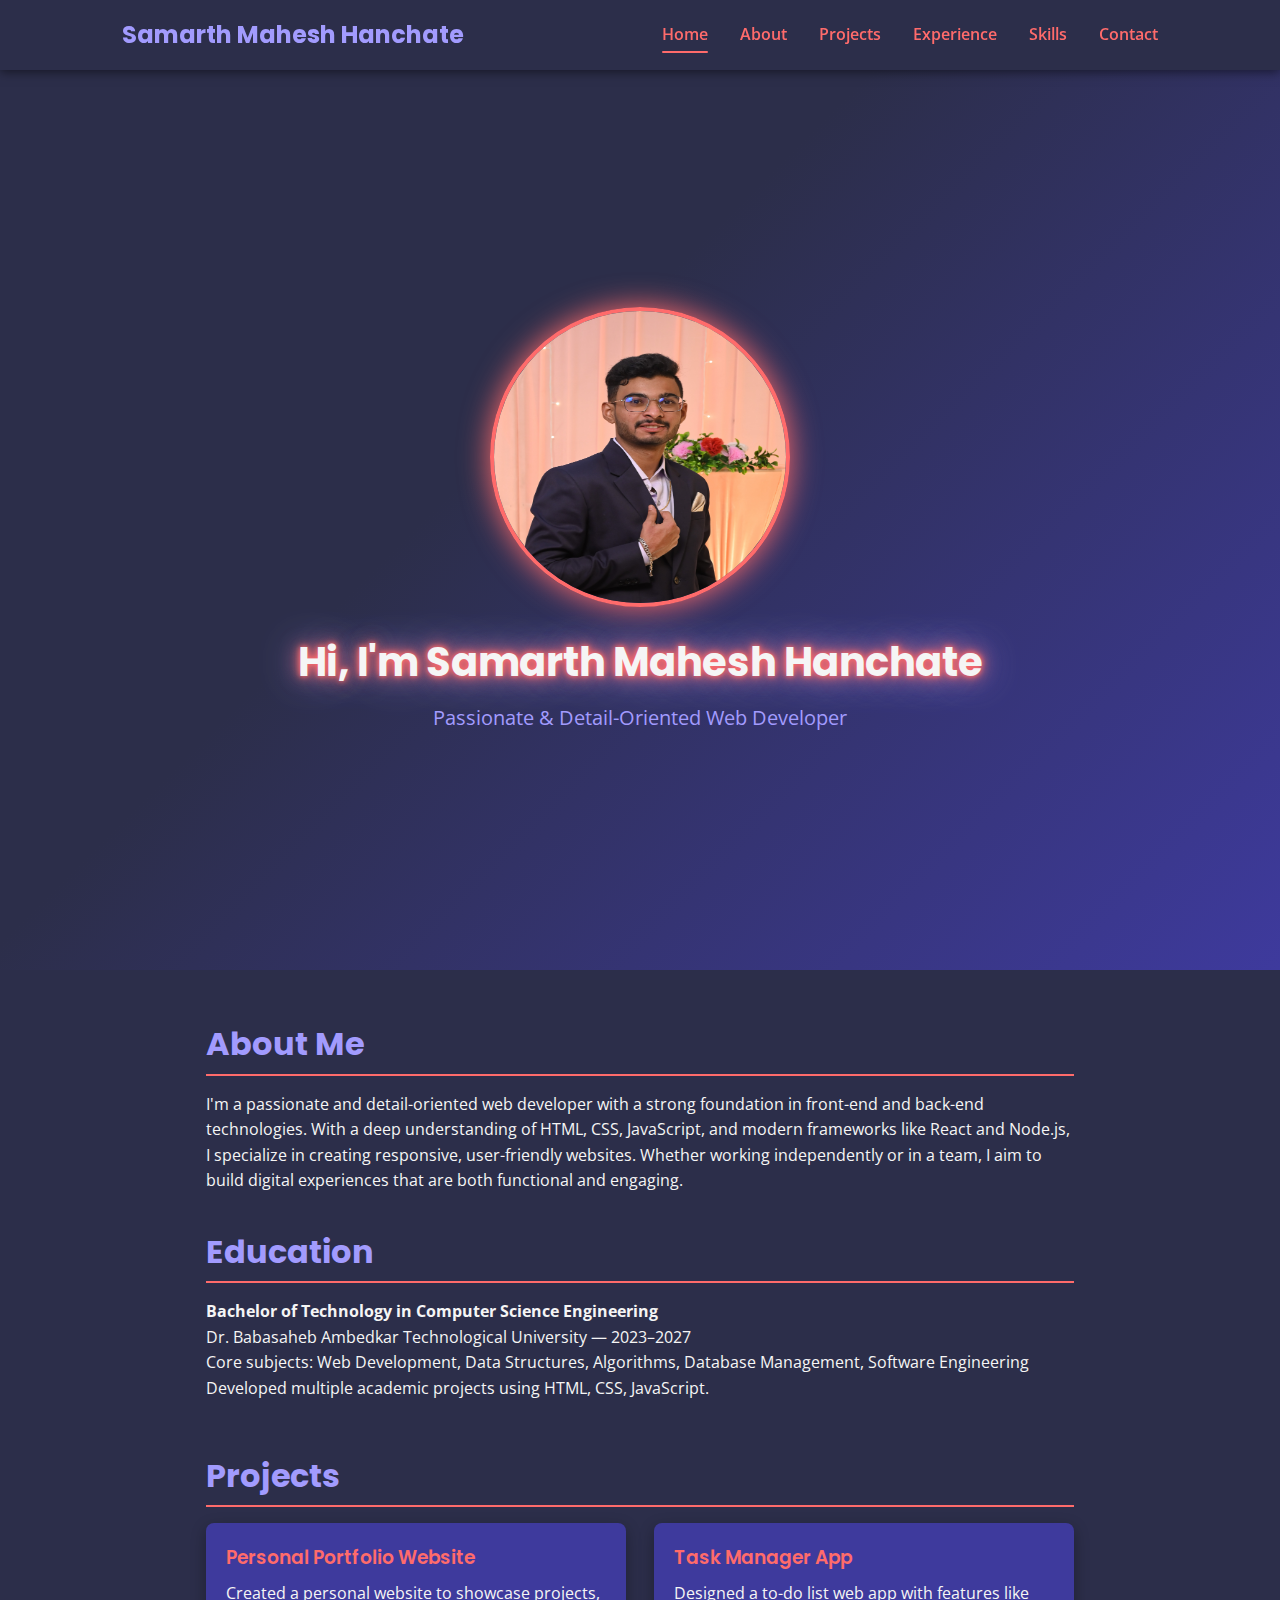
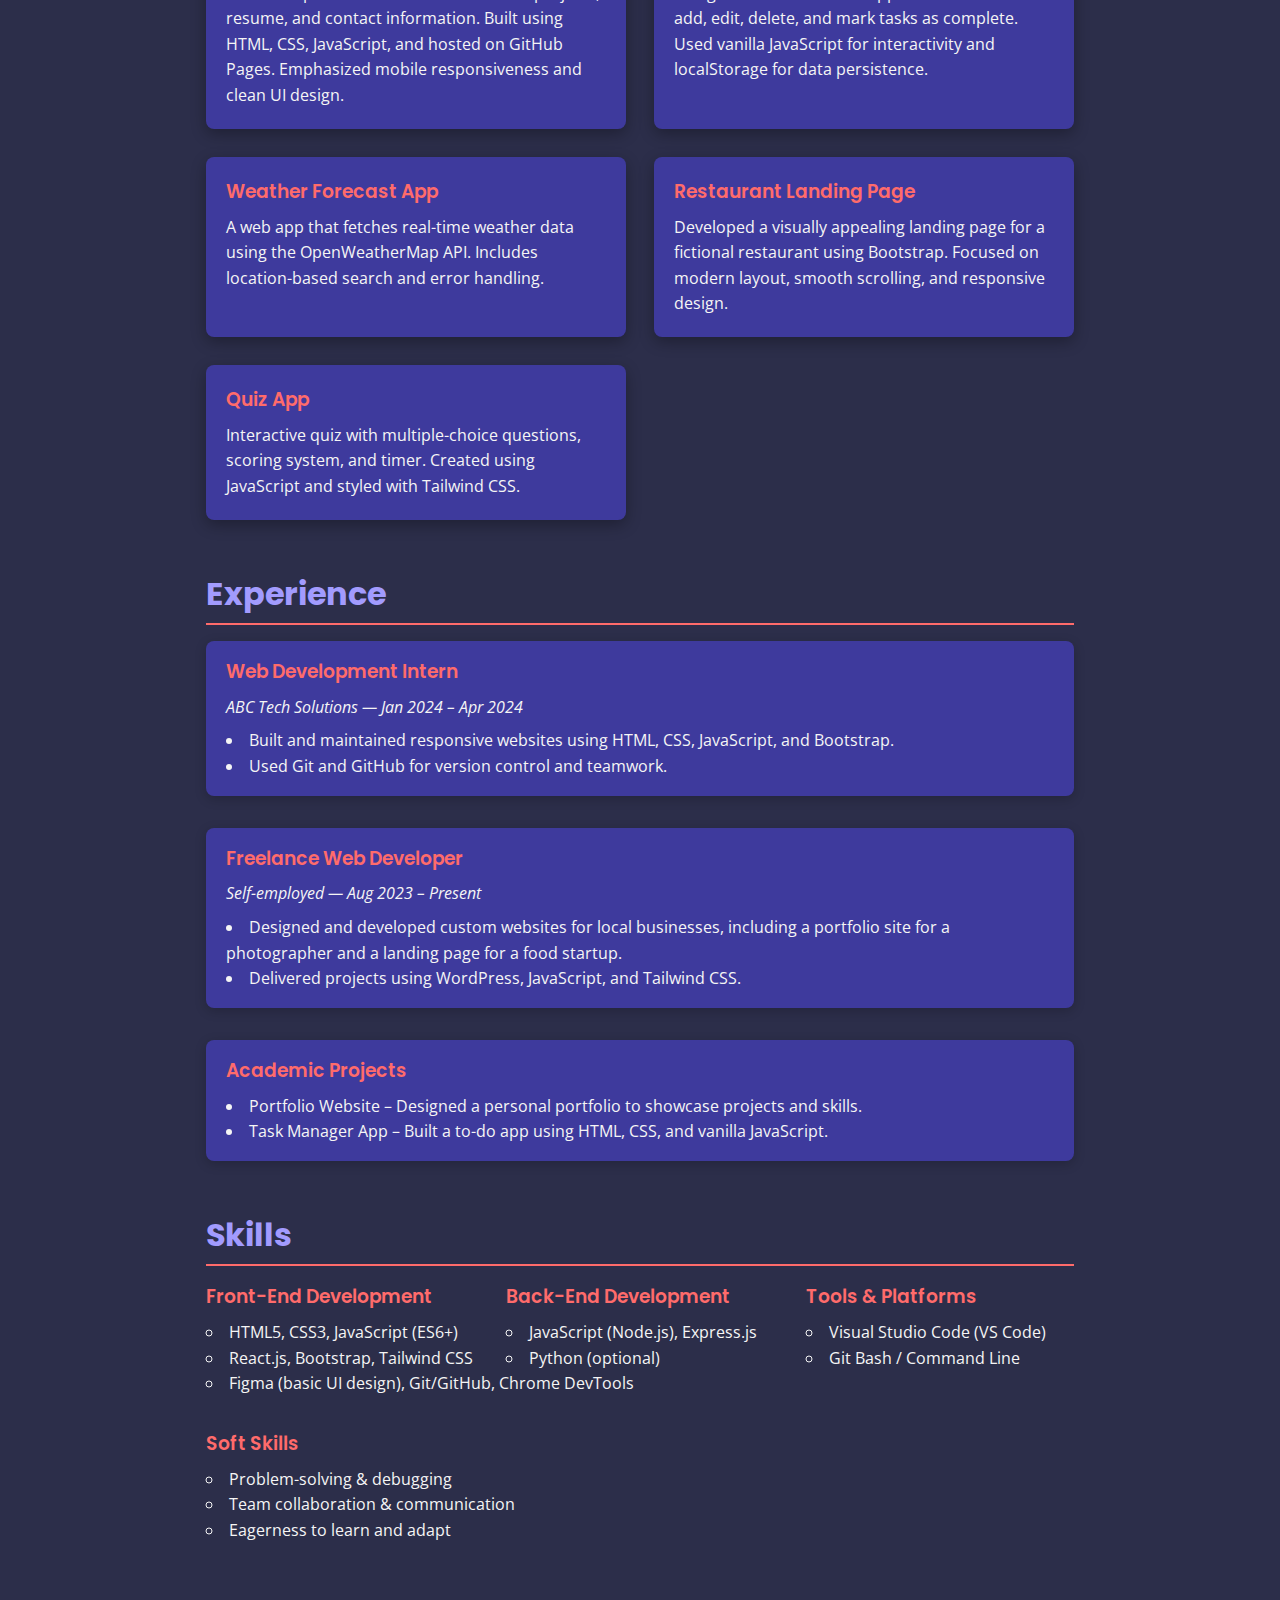
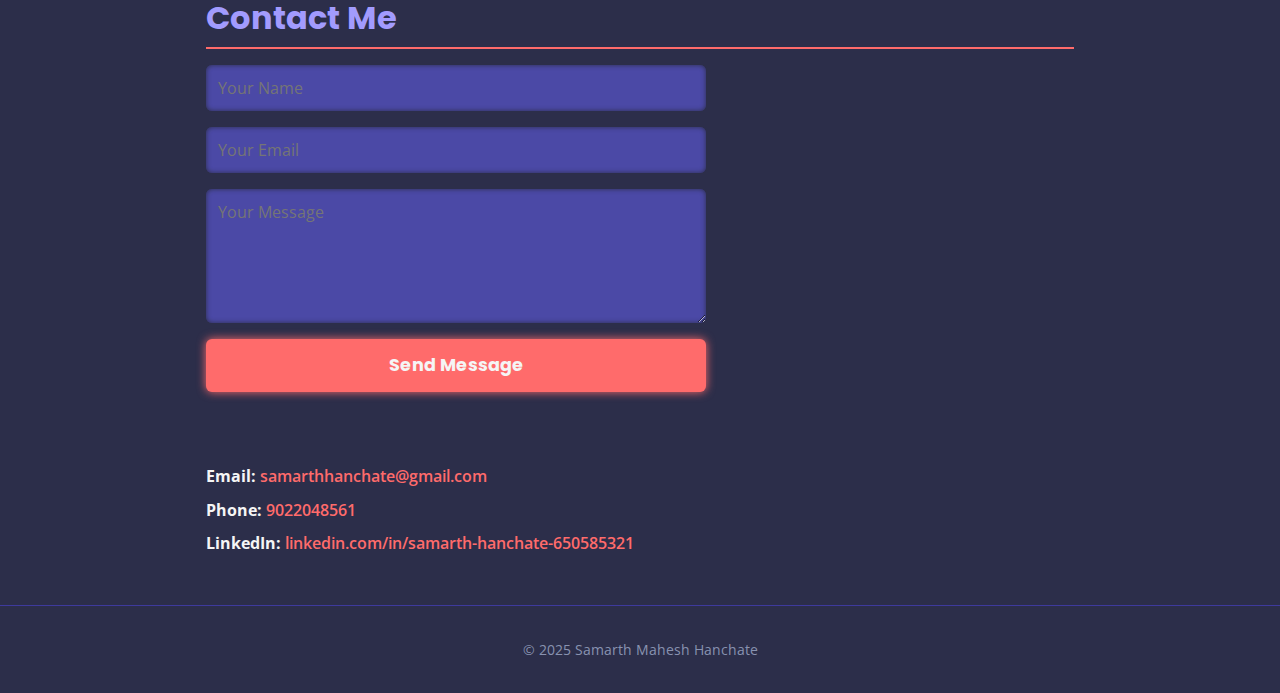
<file: index.html>
<!DOCTYPE html>
<html lang="en">
<head>
  <meta charset="UTF-8" />
  <meta name="viewport" content="width=device-width, initial-scale=1" />
  <title>Samarth Mahesh Hanchate | Portfolio</title>
  <link href="https://fonts.googleapis.com/css2?family=Open+Sans&family=Poppins:wght@600;700&display=swap" rel="stylesheet" />
  <link rel="stylesheet" href="styles.css" />
</head>
<body>
  <header>
    <nav class="navbar">
      <div class="logo">Samarth Mahesh Hanchate</div>
      <ul class="nav-links">
        <li><a href="#home" class="active">Home</a></li>
        <li><a href="#about">About</a></li>
        <li><a href="#projects">Projects</a></li>
        <li><a href="#experience">Experience</a></li>
        <li><a href="#skills">Skills</a></li>
        <li><a href="#contact">Contact</a></li>
      </ul>
    </nav>
  </header>

  <section id="home" class="hero-section">
    <div class="hero-content">
      <img src="sam.JPG" alt="Samarth Mahesh Hanchate" class="profile-pic" />
      <h1 class="glow-text">Hi, I'm Samarth Mahesh Hanchate</h1>
      <p class="tagline">Passionate & Detail-Oriented Web Developer</p>
    </div>
  </section>

  <main>
    <section id="about" class="section">
      <h2>About Me</h2>
      <p>I'm a passionate and detail-oriented web developer with a strong foundation in front-end and back-end technologies. With a deep understanding of HTML, CSS, JavaScript, and modern frameworks like React and Node.js, I specialize in creating responsive, user-friendly websites. Whether working independently or in a team, I aim to build digital experiences that are both functional and engaging.</p>

      <h2 class="section-heading education-heading">Education</h2>
      <p><strong>Bachelor of Technology in Computer Science Engineering</strong><br />
      Dr. Babasaheb Ambedkar Technological University — 2023–2027<br />
      Core subjects: Web Development, Data Structures, Algorithms, Database Management, Software Engineering<br />
      Developed multiple academic projects using HTML, CSS, JavaScript.</p>
    </section>

    <section id="projects" class="section">
      <h2>Projects</h2>
      <div class="projects-grid">
        <div class="project-card">
          <a href="portfolio-project.html" style="text-decoration: none; color: inherit;">
            <h3>Personal Portfolio Website</h3>
            <p>Created a personal website to showcase projects, resume, and contact information. Built using HTML, CSS, JavaScript, and hosted on GitHub Pages. Emphasized mobile responsiveness and clean UI design.</p>
          </a>
        </div>
        <div class="project-card">
          <a href="task-manager-project.html" style="text-decoration: none; color: inherit;">
            <h3>Task Manager App</h3>
            <p>Designed a to-do list web app with features like add, edit, delete, and mark tasks as complete. Used vanilla JavaScript for interactivity and localStorage for data persistence.</p>
          </a>
        </div>
        <div class="project-card">
          <a href="weather-app-project.html" style="text-decoration: none; color: inherit;">
            <h3>Weather Forecast App</h3>
            <p>A web app that fetches real-time weather data using the OpenWeatherMap API. Includes location-based search and error handling.</p>
          </a>
        </div>
        <div class="project-card">
          <a href="restaurant-project.html" style="text-decoration: none; color: inherit;">
            <h3>Restaurant Landing Page</h3>
            <p>Developed a visually appealing landing page for a fictional restaurant using Bootstrap. Focused on modern layout, smooth scrolling, and responsive design.</p>
          </a>
        </div>
        <div class="project-card">
          <a href="quiz-app-project.html" style="text-decoration: none; color: inherit;">
            <h3>Quiz App</h3>
            <p>Interactive quiz with multiple-choice questions, scoring system, and timer. Created using JavaScript and styled with Tailwind CSS.</p>
          </a>
        </div>
      </div>
    </section>

    <section id="experience" class="section">
      <h2>Experience</h2>
      <div class="experience-item">
        <h3>Web Development Intern</h3>
        <p><em>ABC Tech Solutions — Jan 2024 – Apr 2024</em></p>
        <ul>
          <li>Built and maintained responsive websites using HTML, CSS, JavaScript, and Bootstrap.</li>
          <li>Used Git and GitHub for version control and teamwork.</li>
        </ul>
      </div>
      <div class="experience-item">
        <h3>Freelance Web Developer</h3>
        <p><em>Self-employed — Aug 2023 – Present</em></p>
        <ul>
          <li>Designed and developed custom websites for local businesses, including a portfolio site for a photographer and a landing page for a food startup.</li>
          <li>Delivered projects using WordPress, JavaScript, and Tailwind CSS.</li>
        </ul>
      </div>
      <div class="experience-item">
        <h3>Academic Projects</h3>
        <ul>
          <li>Portfolio Website – Designed a personal portfolio to showcase projects and skills.</li>
          <li>Task Manager App – Built a to-do app using HTML, CSS, and vanilla JavaScript.</li>
        </ul>
      </div>
    </section>

    <section id="skills" class="section">
      <h2>Skills</h2>
      <div class="skills-grid">
        <div>
          <h3>Front-End Development</h3>
          <ul>
            <li>HTML5, CSS3, JavaScript (ES6+)</li>
            <li>React.js, Bootstrap, Tailwind CSS</li>
            <li>Figma (basic UI design), Git/GitHub, Chrome DevTools</li>
          </ul>
        </div>
        <div>
          <h3>Back-End Development</h3>
          <ul>
            <li>JavaScript (Node.js), Express.js</li>
            <li>Python (optional)</li>
          </ul>
        </div>
        <div>
          <h3>Tools & Platforms</h3>
          <ul>
            <li>Visual Studio Code (VS Code)</li>
            <li>Git Bash / Command Line</li>
          </ul>
        </div>
        <div>
          <h3>Soft Skills</h3>
          <ul>
            <li>Problem-solving & debugging</li>
            <li>Team collaboration & communication</li>
            <li>Eagerness to learn and adapt</li>
          </ul>
        </div>
      </div>
    </section>

    <section id="contact" class="section">
      <h2>Contact Me</h2>
      <form id="contactForm" novalidate>
        <input type="text" id="name" placeholder="Your Name" required />
        <input type="email" id="email" placeholder="Your Email" required />
        <textarea id="message" rows="5" placeholder="Your Message" required></textarea>
        <button type="submit">Send Message</button>
        <p id="formMessage" aria-live="polite"></p>
      </form>
      <div class="contact-info">
        <p><strong>Email:</strong> <a href="mailto:samarthhanchate@gmail.com">samarthhanchate@gmail.com</a></p>
        <p><strong>Phone:</strong> <a href="tel:+919022048561">9022048561</a></p>
        <p><strong>LinkedIn:</strong> <a href="https://www.linkedin.com/in/samarth-hanchate-650585321" target="_blank" rel="noopener noreferrer">linkedin.com/in/samarth-hanchate-650585321</a></p>
      </div>
    </section>
  </main>

  <footer>
    <p>© 2025 Samarth Mahesh Hanchate</p>
  </footer>

  <script src="script.js"></script>
</body>
</html>
</file>
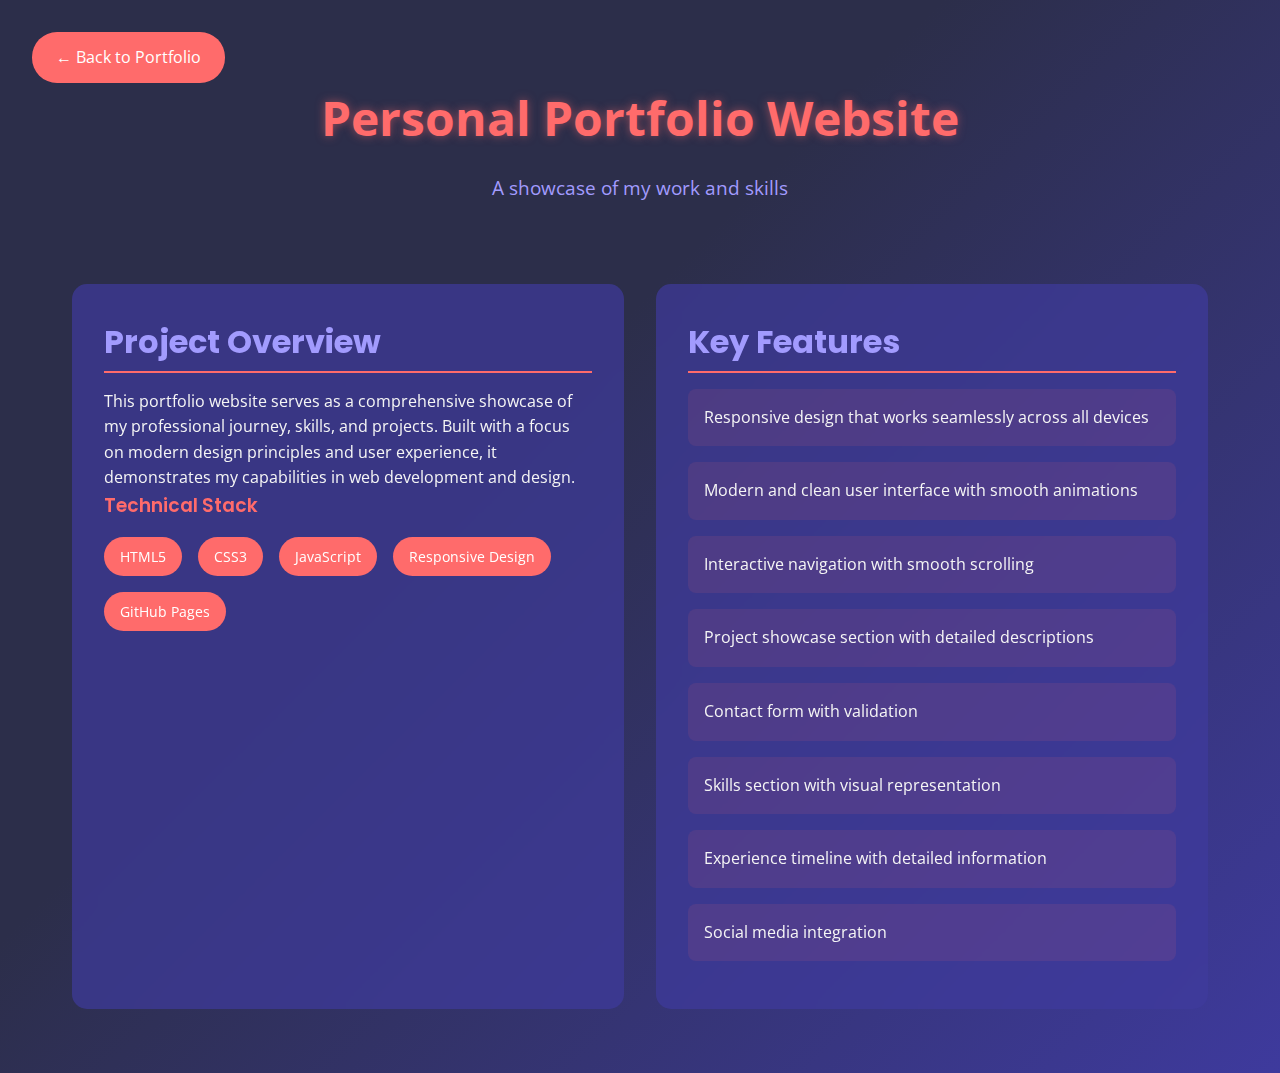
<file: portfolio-project.html>
<!DOCTYPE html>
<html lang="en">
<head>
    <meta charset="UTF-8">
    <meta name="viewport" content="width=device-width, initial-scale=1.0">
    <title>Personal Portfolio Website Project</title>
    <link href="https://fonts.googleapis.com/css2?family=Open+Sans&family=Poppins:wght@600;700&display=swap" rel="stylesheet">
    <link rel="stylesheet" href="styles.css">
    <style>
        .project-detail {
            min-height: 100vh;
            background: linear-gradient(135deg, #2C2E4A 40%, #3E3A9D 100%);
            padding: 2rem;
            animation: fadeIn 1s ease-in;
        }

        .project-header {
            text-align: center;
            padding: 3rem 0;
            position: relative;
        }

        .project-title {
            font-size: 3rem;
            color: #FF6B6B;
            margin-bottom: 1rem;
            text-shadow: 0 0 10px rgba(255, 107, 107, 0.5);
            animation: slideDown 1s ease-out;
        }

        .project-subtitle {
            color: #A29BFE;
            font-size: 1.2rem;
            animation: slideUp 1s ease-out;
        }

        .project-content {
            max-width: 1200px;
            margin: 0 auto;
            display: grid;
            grid-template-columns: 1fr 1fr;
            gap: 2rem;
            padding: 2rem;
        }

        .project-info {
            background: rgba(62, 58, 157, 0.7);
            padding: 2rem;
            border-radius: 15px;
            backdrop-filter: blur(10px);
            animation: slideInLeft 1s ease-out;
        }

        .project-features {
            background: rgba(62, 58, 157, 0.7);
            padding: 2rem;
            border-radius: 15px;
            backdrop-filter: blur(10px);
            animation: slideInRight 1s ease-out;
        }

        .feature-list {
            list-style: none;
            padding: 0;
        }

        .feature-list li {
            margin: 1rem 0;
            padding: 1rem;
            background: rgba(255, 107, 107, 0.1);
            border-radius: 8px;
            transition: transform 0.3s ease;
        }

        .feature-list li:hover {
            transform: translateX(10px);
            background: rgba(255, 107, 107, 0.2);
        }

        .tech-stack {
            display: flex;
            flex-wrap: wrap;
            gap: 1rem;
            margin-top: 1rem;
        }

        .tech-item {
            background: #FF6B6B;
            color: white;
            padding: 0.5rem 1rem;
            border-radius: 20px;
            font-size: 0.9rem;
            animation: fadeIn 0.5s ease-in;
        }

        .back-button {
            position: fixed;
            top: 2rem;
            left: 2rem;
            background: #FF6B6B;
            color: white;
            padding: 0.8rem 1.5rem;
            border-radius: 25px;
            text-decoration: none;
            transition: transform 0.3s ease;
            z-index: 1000;
        }

        .back-button:hover {
            transform: scale(1.1);
        }

        @keyframes fadeIn {
            from { opacity: 0; }
            to { opacity: 1; }
        }

        @keyframes slideDown {
            from { transform: translateY(-50px); opacity: 0; }
            to { transform: translateY(0); opacity: 1; }
        }

        @keyframes slideUp {
            from { transform: translateY(50px); opacity: 0; }
            to { transform: translateY(0); opacity: 1; }
        }

        @keyframes slideInLeft {
            from { transform: translateX(-100px); opacity: 0; }
            to { transform: translateX(0); opacity: 1; }
        }

        @keyframes slideInRight {
            from { transform: translateX(100px); opacity: 0; }
            to { transform: translateX(0); opacity: 1; }
        }

        @media (max-width: 768px) {
            .project-content {
                grid-template-columns: 1fr;
            }
        }
    </style>
</head>
<body>
    <a href="index.html" class="back-button">← Back to Portfolio</a>
    
    <div class="project-detail">
        <div class="project-header">
            <h1 class="project-title">Personal Portfolio Website</h1>
            <p class="project-subtitle">A showcase of my work and skills</p>
        </div>

        <div class="project-content">
            <div class="project-info">
                <h2>Project Overview</h2>
                <p>This portfolio website serves as a comprehensive showcase of my professional journey, skills, and projects. Built with a focus on modern design principles and user experience, it demonstrates my capabilities in web development and design.</p>
                
                <h3>Technical Stack</h3>
                <div class="tech-stack">
                    <span class="tech-item">HTML5</span>
                    <span class="tech-item">CSS3</span>
                    <span class="tech-item">JavaScript</span>
                    <span class="tech-item">Responsive Design</span>
                    <span class="tech-item">GitHub Pages</span>
                </div>
            </div>

            <div class="project-features">
                <h2>Key Features</h2>
                <ul class="feature-list">
                    <li>Responsive design that works seamlessly across all devices</li>
                    <li>Modern and clean user interface with smooth animations</li>
                    <li>Interactive navigation with smooth scrolling</li>
                    <li>Project showcase section with detailed descriptions</li>
                    <li>Contact form with validation</li>
                    <li>Skills section with visual representation</li>
                    <li>Experience timeline with detailed information</li>
                    <li>Social media integration</li>
                </ul>
            </div>
        </div>
    </div>
</body>
</html>
</file>
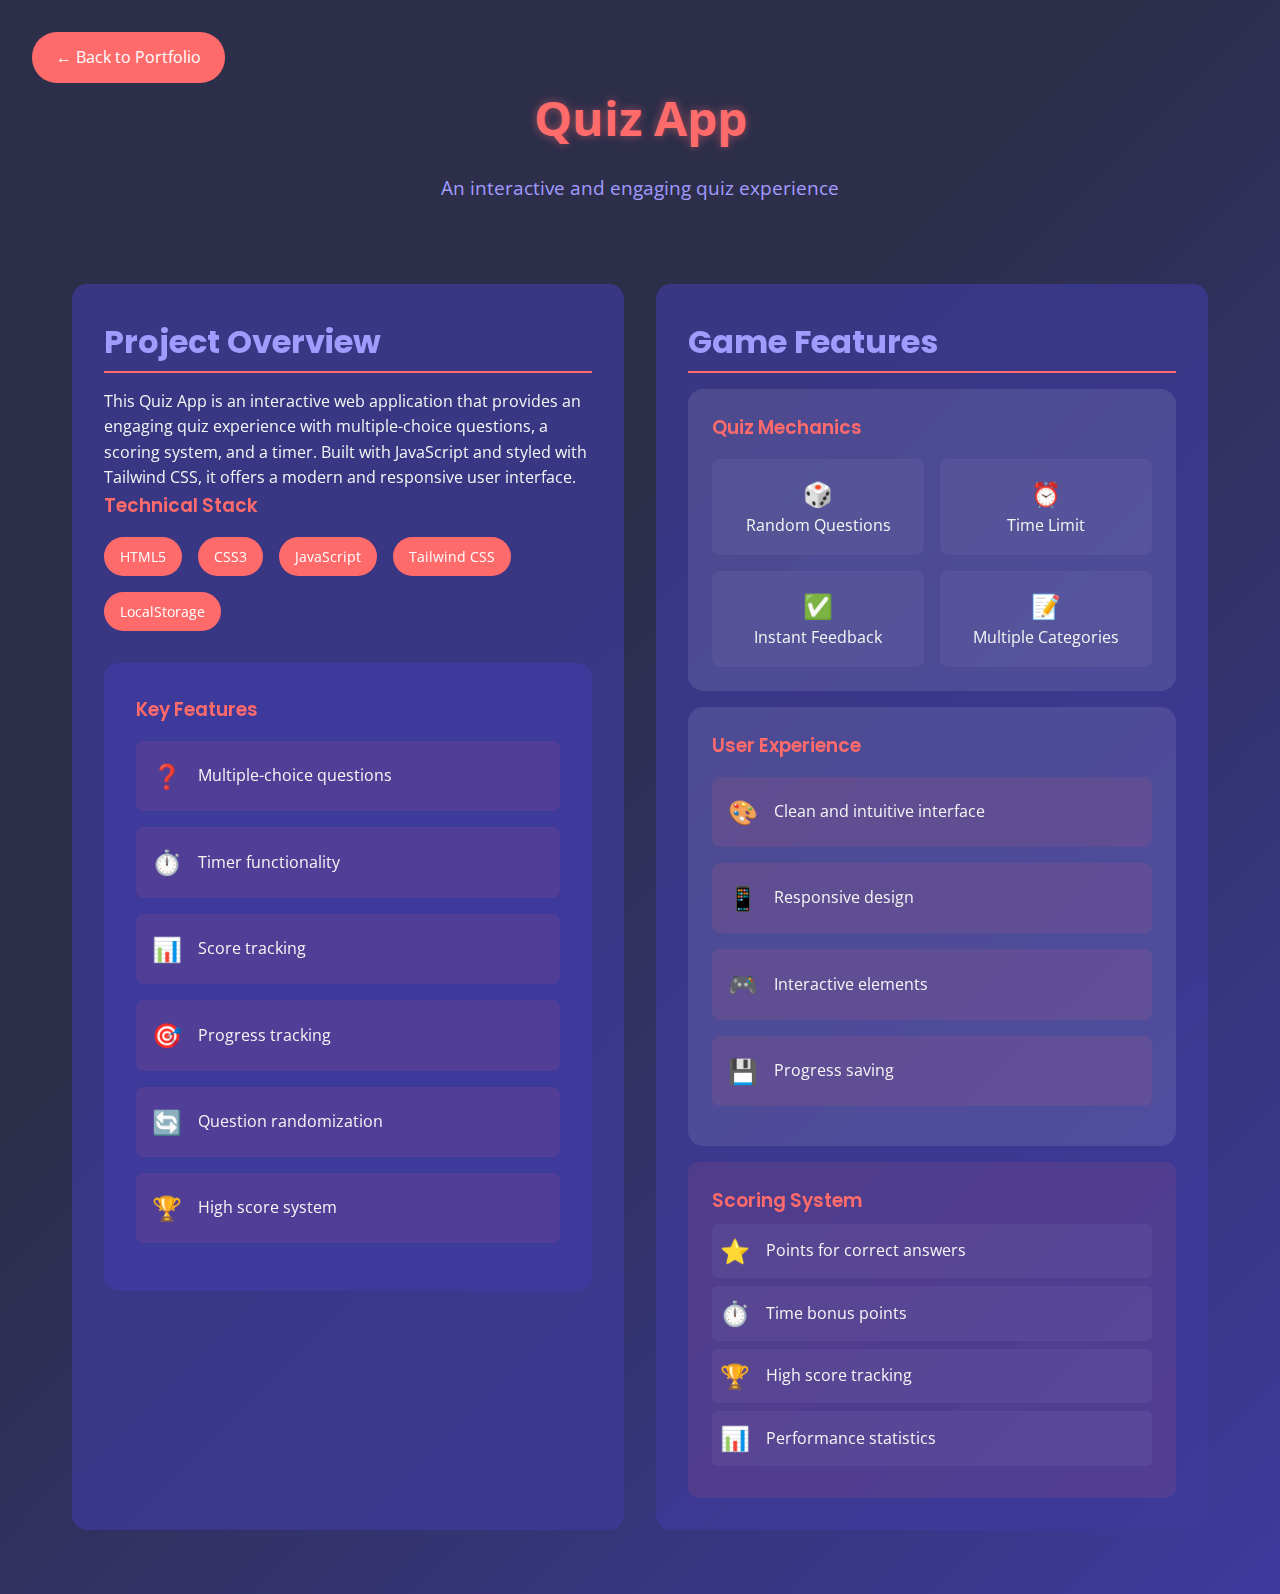
<file: quiz-app-project.html>
<!DOCTYPE html>
<html lang="en">
<head>
    <meta charset="UTF-8">
    <meta name="viewport" content="width=device-width, initial-scale=1.0">
    <title>Quiz App Project</title>
    <link href="https://fonts.googleapis.com/css2?family=Open+Sans&family=Poppins:wght@600;700&display=swap" rel="stylesheet">
    <link rel="stylesheet" href="styles.css">
    <style>
        .project-detail {
            min-height: 100vh;
            background: linear-gradient(135deg, #2C2E4A 40%, #3E3A9D 100%);
            padding: 2rem;
            animation: fadeIn 1s ease-in;
        }

        .project-header {
            text-align: center;
            padding: 3rem 0;
            position: relative;
        }

        .project-title {
            font-size: 3rem;
            color: #FF6B6B;
            margin-bottom: 1rem;
            text-shadow: 0 0 10px rgba(255, 107, 107, 0.5);
            animation: slideDown 1s ease-out;
        }

        .project-subtitle {
            color: #A29BFE;
            font-size: 1.2rem;
            animation: slideUp 1s ease-out;
        }

        .project-content {
            max-width: 1200px;
            margin: 0 auto;
            display: grid;
            grid-template-columns: 1fr 1fr;
            gap: 2rem;
            padding: 2rem;
        }

        .project-info {
            background: rgba(62, 58, 157, 0.7);
            padding: 2rem;
            border-radius: 15px;
            backdrop-filter: blur(10px);
            animation: slideInLeft 1s ease-out;
        }

        .project-features {
            background: rgba(62, 58, 157, 0.7);
            padding: 2rem;
            border-radius: 15px;
            backdrop-filter: blur(10px);
            animation: slideInRight 1s ease-out;
        }

        .feature-list {
            list-style: none;
            padding: 0;
        }

        .feature-list li {
            margin: 1rem 0;
            padding: 1rem;
            background: rgba(255, 107, 107, 0.1);
            border-radius: 8px;
            transition: transform 0.3s ease;
            display: flex;
            align-items: center;
            gap: 1rem;
        }

        .feature-list li:hover {
            transform: translateX(10px);
            background: rgba(255, 107, 107, 0.2);
        }

        .feature-icon {
            font-size: 1.5rem;
            color: #FF6B6B;
        }

        .tech-stack {
            display: flex;
            flex-wrap: wrap;
            gap: 1rem;
            margin-top: 1rem;
        }

        .tech-item {
            background: #FF6B6B;
            color: white;
            padding: 0.5rem 1rem;
            border-radius: 20px;
            font-size: 0.9rem;
            animation: fadeIn 0.5s ease-in;
        }

        .back-button {
            position: fixed;
            top: 2rem;
            left: 2rem;
            background: #FF6B6B;
            color: white;
            padding: 0.8rem 1.5rem;
            border-radius: 25px;
            text-decoration: none;
            transition: transform 0.3s ease;
            z-index: 1000;
        }

        .back-button:hover {
            transform: scale(1.1);
        }

        .demo-section {
            background: rgba(62, 58, 157, 0.7);
            padding: 2rem;
            border-radius: 15px;
            backdrop-filter: blur(10px);
            margin-top: 2rem;
            animation: slideUp 1s ease-out;
        }

        .quiz-card {
            background: rgba(255, 255, 255, 0.1);
            border-radius: 15px;
            padding: 1.5rem;
            margin: 1rem 0;
            transition: transform 0.3s ease;
        }

        .quiz-card:hover {
            transform: translateY(-5px);
            background: rgba(255, 255, 255, 0.15);
        }

        .feature-grid {
            display: grid;
            grid-template-columns: repeat(auto-fit, minmax(200px, 1fr));
            gap: 1rem;
            margin-top: 1rem;
        }

        .feature-item {
            background: rgba(255, 255, 255, 0.05);
            padding: 1rem;
            border-radius: 8px;
            text-align: center;
            transition: transform 0.3s ease;
        }

        .feature-item:hover {
            transform: scale(1.05);
            background: rgba(255, 255, 255, 0.1);
        }

        .score-section {
            background: rgba(255, 107, 107, 0.1);
            padding: 1.5rem;
            border-radius: 10px;
            margin-top: 1rem;
        }

        .score-item {
            display: flex;
            align-items: center;
            gap: 1rem;
            margin: 0.5rem 0;
            padding: 0.5rem;
            background: rgba(255, 255, 255, 0.05);
            border-radius: 5px;
        }

        @keyframes fadeIn {
            from { opacity: 0; }
            to { opacity: 1; }
        }

        @keyframes slideDown {
            from { transform: translateY(-50px); opacity: 0; }
            to { transform: translateY(0); opacity: 1; }
        }

        @keyframes slideUp {
            from { transform: translateY(50px); opacity: 0; }
            to { transform: translateY(0); opacity: 1; }
        }

        @keyframes slideInLeft {
            from { transform: translateX(-100px); opacity: 0; }
            to { transform: translateX(0); opacity: 1; }
        }

        @keyframes slideInRight {
            from { transform: translateX(100px); opacity: 0; }
            to { transform: translateX(0); opacity: 1; }
        }

        @media (max-width: 768px) {
            .project-content {
                grid-template-columns: 1fr;
            }
        }
    </style>
</head>
<body>
    <a href="index.html" class="back-button">← Back to Portfolio</a>
    
    <div class="project-detail">
        <div class="project-header">
            <h1 class="project-title">Quiz App</h1>
            <p class="project-subtitle">An interactive and engaging quiz experience</p>
        </div>

        <div class="project-content">
            <div class="project-info">
                <h2>Project Overview</h2>
                <p>This Quiz App is an interactive web application that provides an engaging quiz experience with multiple-choice questions, a scoring system, and a timer. Built with JavaScript and styled with Tailwind CSS, it offers a modern and responsive user interface.</p>
                
                <h3>Technical Stack</h3>
                <div class="tech-stack">
                    <span class="tech-item">HTML5</span>
                    <span class="tech-item">CSS3</span>
                    <span class="tech-item">JavaScript</span>
                    <span class="tech-item">Tailwind CSS</span>
                    <span class="tech-item">LocalStorage</span>
                </div>

                <div class="demo-section">
                    <h3>Key Features</h3>
                    <ul class="feature-list">
                        <li>
                            <span class="feature-icon">❓</span>
                            <span>Multiple-choice questions</span>
                        </li>
                        <li>
                            <span class="feature-icon">⏱️</span>
                            <span>Timer functionality</span>
                        </li>
                        <li>
                            <span class="feature-icon">📊</span>
                            <span>Score tracking</span>
                        </li>
                        <li>
                            <span class="feature-icon">🎯</span>
                            <span>Progress tracking</span>
                        </li>
                        <li>
                            <span class="feature-icon">🔄</span>
                            <span>Question randomization</span>
                        </li>
                        <li>
                            <span class="feature-icon">🏆</span>
                            <span>High score system</span>
                        </li>
                    </ul>
                </div>
            </div>

            <div class="project-features">
                <h2>Game Features</h2>
                <div class="quiz-card">
                    <h3>Quiz Mechanics</h3>
                    <div class="feature-grid">
                        <div class="feature-item">
                            <span class="feature-icon">🎲</span>
                            <p>Random Questions</p>
                        </div>
                        <div class="feature-item">
                            <span class="feature-icon">⏰</span>
                            <p>Time Limit</p>
                        </div>
                        <div class="feature-item">
                            <span class="feature-icon">✅</span>
                            <p>Instant Feedback</p>
                        </div>
                        <div class="feature-item">
                            <span class="feature-icon">📝</span>
                            <p>Multiple Categories</p>
                        </div>
                    </div>
                </div>

                <div class="quiz-card">
                    <h3>User Experience</h3>
                    <ul class="feature-list">
                        <li>
                            <span class="feature-icon">🎨</span>
                            <span>Clean and intuitive interface</span>
                        </li>
                        <li>
                            <span class="feature-icon">📱</span>
                            <span>Responsive design</span>
                        </li>
                        <li>
                            <span class="feature-icon">🎮</span>
                            <span>Interactive elements</span>
                        </li>
                        <li>
                            <span class="feature-icon">💾</span>
                            <span>Progress saving</span>
                        </li>
                    </ul>
                </div>

                <div class="score-section">
                    <h3>Scoring System</h3>
                    <div class="score-item">
                        <span class="feature-icon">⭐</span>
                        <span>Points for correct answers</span>
                    </div>
                    <div class="score-item">
                        <span class="feature-icon">⏱️</span>
                        <span>Time bonus points</span>
                    </div>
                    <div class="score-item">
                        <span class="feature-icon">🏆</span>
                        <span>High score tracking</span>
                    </div>
                    <div class="score-item">
                        <span class="feature-icon">📊</span>
                        <span>Performance statistics</span>
                    </div>
                </div>
            </div>
        </div>
    </div>
</body>
</html>
</file>
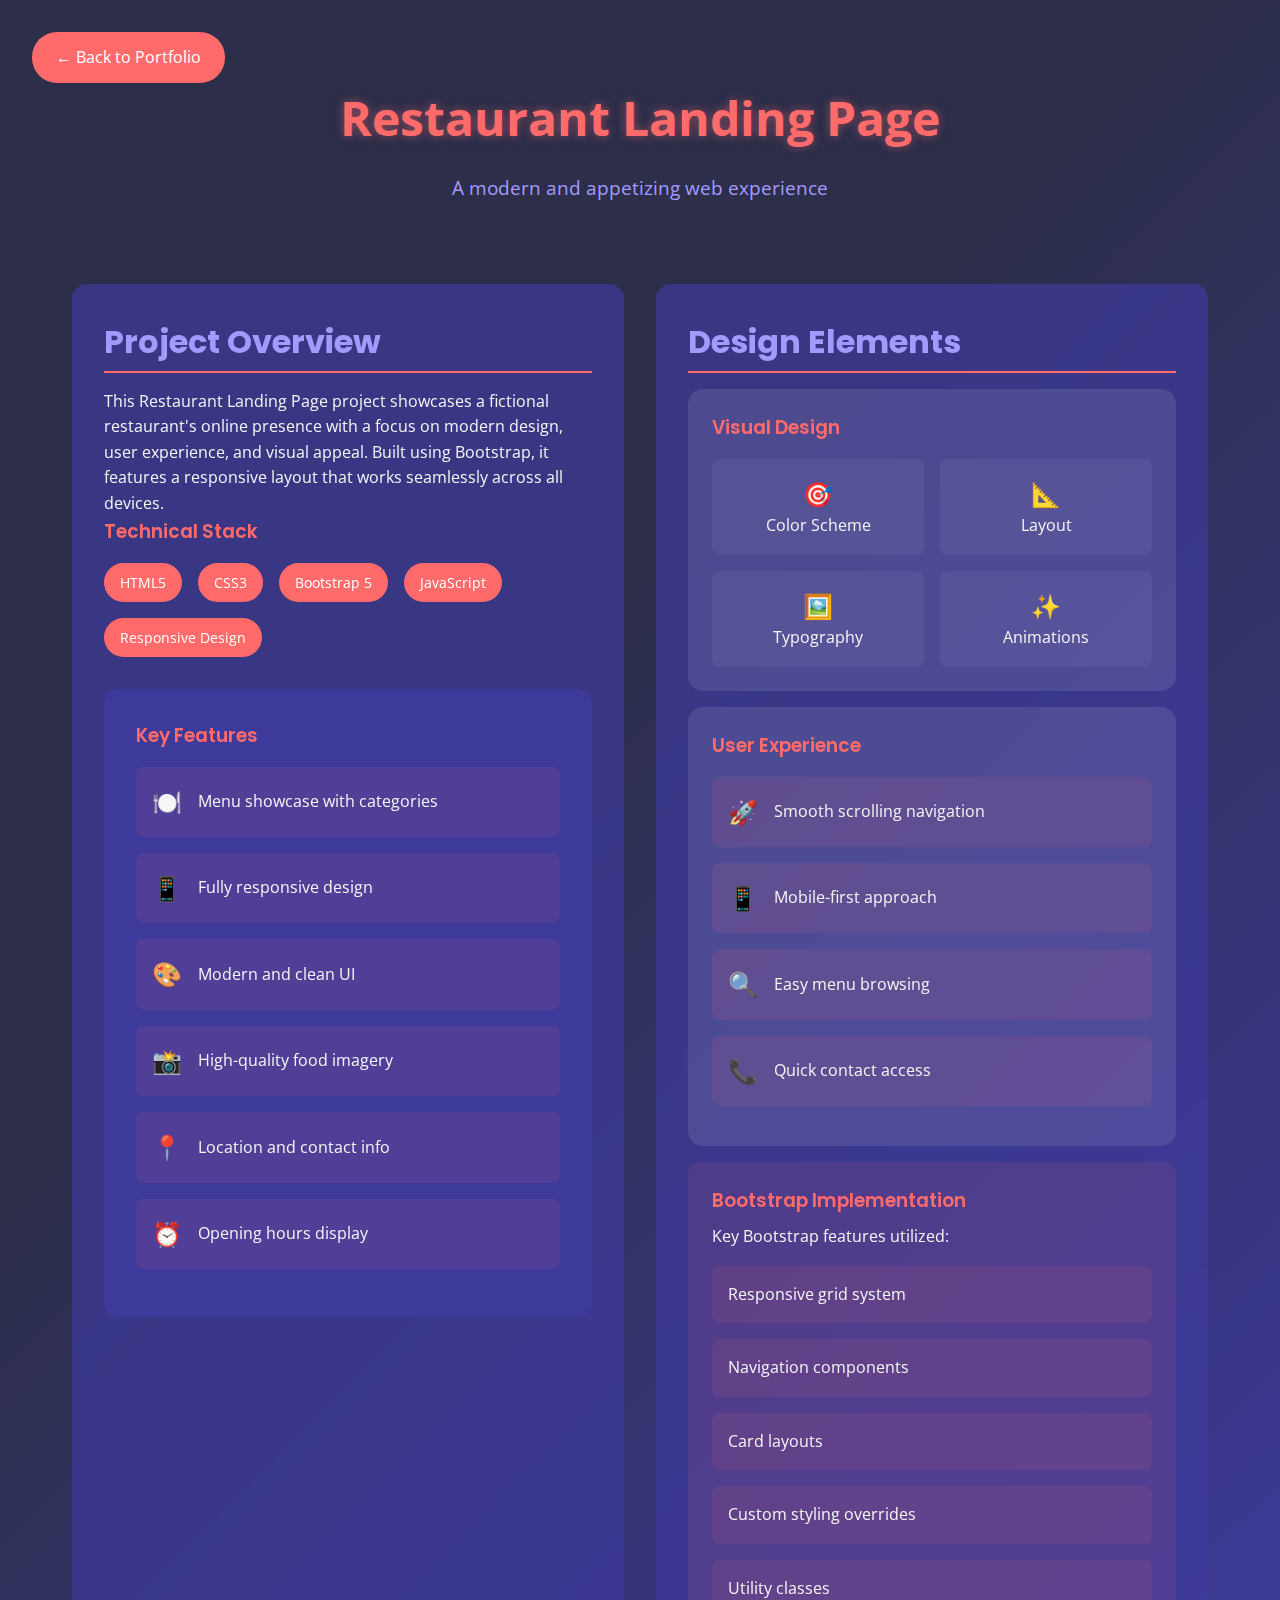
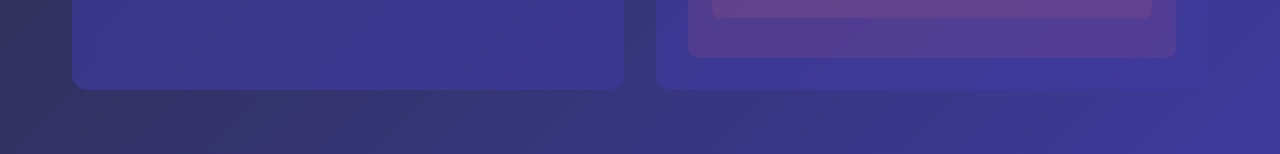
<file: restaurant-project.html>
<!DOCTYPE html>
<html lang="en">
<head>
    <meta charset="UTF-8">
    <meta name="viewport" content="width=device-width, initial-scale=1.0">
    <title>Restaurant Landing Page Project</title>
    <link href="https://fonts.googleapis.com/css2?family=Open+Sans&family=Poppins:wght@600;700&display=swap" rel="stylesheet">
    <link rel="stylesheet" href="styles.css">
    <style>
        .project-detail {
            min-height: 100vh;
            background: linear-gradient(135deg, #2C2E4A 40%, #3E3A9D 100%);
            padding: 2rem;
            animation: fadeIn 1s ease-in;
        }

        .project-header {
            text-align: center;
            padding: 3rem 0;
            position: relative;
        }

        .project-title {
            font-size: 3rem;
            color: #FF6B6B;
            margin-bottom: 1rem;
            text-shadow: 0 0 10px rgba(255, 107, 107, 0.5);
            animation: slideDown 1s ease-out;
        }

        .project-subtitle {
            color: #A29BFE;
            font-size: 1.2rem;
            animation: slideUp 1s ease-out;
        }

        .project-content {
            max-width: 1200px;
            margin: 0 auto;
            display: grid;
            grid-template-columns: 1fr 1fr;
            gap: 2rem;
            padding: 2rem;
        }

        .project-info {
            background: rgba(62, 58, 157, 0.7);
            padding: 2rem;
            border-radius: 15px;
            backdrop-filter: blur(10px);
            animation: slideInLeft 1s ease-out;
        }

        .project-features {
            background: rgba(62, 58, 157, 0.7);
            padding: 2rem;
            border-radius: 15px;
            backdrop-filter: blur(10px);
            animation: slideInRight 1s ease-out;
        }

        .feature-list {
            list-style: none;
            padding: 0;
        }

        .feature-list li {
            margin: 1rem 0;
            padding: 1rem;
            background: rgba(255, 107, 107, 0.1);
            border-radius: 8px;
            transition: transform 0.3s ease;
            display: flex;
            align-items: center;
            gap: 1rem;
        }

        .feature-list li:hover {
            transform: translateX(10px);
            background: rgba(255, 107, 107, 0.2);
        }

        .feature-icon {
            font-size: 1.5rem;
            color: #FF6B6B;
        }

        .tech-stack {
            display: flex;
            flex-wrap: wrap;
            gap: 1rem;
            margin-top: 1rem;
        }

        .tech-item {
            background: #FF6B6B;
            color: white;
            padding: 0.5rem 1rem;
            border-radius: 20px;
            font-size: 0.9rem;
            animation: fadeIn 0.5s ease-in;
        }

        .back-button {
            position: fixed;
            top: 2rem;
            left: 2rem;
            background: #FF6B6B;
            color: white;
            padding: 0.8rem 1.5rem;
            border-radius: 25px;
            text-decoration: none;
            transition: transform 0.3s ease;
            z-index: 1000;
        }

        .back-button:hover {
            transform: scale(1.1);
        }

        .demo-section {
            background: rgba(62, 58, 157, 0.7);
            padding: 2rem;
            border-radius: 15px;
            backdrop-filter: blur(10px);
            margin-top: 2rem;
            animation: slideUp 1s ease-out;
        }

        .menu-card {
            background: rgba(255, 255, 255, 0.1);
            border-radius: 15px;
            padding: 1.5rem;
            margin: 1rem 0;
            transition: transform 0.3s ease;
        }

        .menu-card:hover {
            transform: translateY(-5px);
            background: rgba(255, 255, 255, 0.15);
        }

        .design-section {
            background: rgba(255, 107, 107, 0.1);
            padding: 1.5rem;
            border-radius: 10px;
            margin-top: 1rem;
        }

        .design-features {
            display: grid;
            grid-template-columns: repeat(auto-fit, minmax(200px, 1fr));
            gap: 1rem;
            margin-top: 1rem;
        }

        .design-feature {
            background: rgba(255, 255, 255, 0.05);
            padding: 1rem;
            border-radius: 8px;
            text-align: center;
            transition: transform 0.3s ease;
        }

        .design-feature:hover {
            transform: scale(1.05);
            background: rgba(255, 255, 255, 0.1);
        }

        @keyframes fadeIn {
            from { opacity: 0; }
            to { opacity: 1; }
        }

        @keyframes slideDown {
            from { transform: translateY(-50px); opacity: 0; }
            to { transform: translateY(0); opacity: 1; }
        }

        @keyframes slideUp {
            from { transform: translateY(50px); opacity: 0; }
            to { transform: translateY(0); opacity: 1; }
        }

        @keyframes slideInLeft {
            from { transform: translateX(-100px); opacity: 0; }
            to { transform: translateX(0); opacity: 1; }
        }

        @keyframes slideInRight {
            from { transform: translateX(100px); opacity: 0; }
            to { transform: translateX(0); opacity: 1; }
        }

        @media (max-width: 768px) {
            .project-content {
                grid-template-columns: 1fr;
            }
        }
    </style>
</head>
<body>
    <a href="index.html" class="back-button">← Back to Portfolio</a>
    
    <div class="project-detail">
        <div class="project-header">
            <h1 class="project-title">Restaurant Landing Page</h1>
            <p class="project-subtitle">A modern and appetizing web experience</p>
        </div>

        <div class="project-content">
            <div class="project-info">
                <h2>Project Overview</h2>
                <p>This Restaurant Landing Page project showcases a fictional restaurant's online presence with a focus on modern design, user experience, and visual appeal. Built using Bootstrap, it features a responsive layout that works seamlessly across all devices.</p>
                
                <h3>Technical Stack</h3>
                <div class="tech-stack">
                    <span class="tech-item">HTML5</span>
                    <span class="tech-item">CSS3</span>
                    <span class="tech-item">Bootstrap 5</span>
                    <span class="tech-item">JavaScript</span>
                    <span class="tech-item">Responsive Design</span>
                </div>

                <div class="demo-section">
                    <h3>Key Features</h3>
                    <ul class="feature-list">
                        <li>
                            <span class="feature-icon">🍽️</span>
                            <span>Menu showcase with categories</span>
                        </li>
                        <li>
                            <span class="feature-icon">📱</span>
                            <span>Fully responsive design</span>
                        </li>
                        <li>
                            <span class="feature-icon">🎨</span>
                            <span>Modern and clean UI</span>
                        </li>
                        <li>
                            <span class="feature-icon">📸</span>
                            <span>High-quality food imagery</span>
                        </li>
                        <li>
                            <span class="feature-icon">📍</span>
                            <span>Location and contact info</span>
                        </li>
                        <li>
                            <span class="feature-icon">⏰</span>
                            <span>Opening hours display</span>
                        </li>
                    </ul>
                </div>
            </div>

            <div class="project-features">
                <h2>Design Elements</h2>
                <div class="menu-card">
                    <h3>Visual Design</h3>
                    <div class="design-features">
                        <div class="design-feature">
                            <span class="feature-icon">🎯</span>
                            <p>Color Scheme</p>
                        </div>
                        <div class="design-feature">
                            <span class="feature-icon">📐</span>
                            <p>Layout</p>
                        </div>
                        <div class="design-feature">
                            <span class="feature-icon">🖼️</span>
                            <p>Typography</p>
                        </div>
                        <div class="design-feature">
                            <span class="feature-icon">✨</span>
                            <p>Animations</p>
                        </div>
                    </div>
                </div>

                <div class="menu-card">
                    <h3>User Experience</h3>
                    <ul class="feature-list">
                        <li>
                            <span class="feature-icon">🚀</span>
                            <span>Smooth scrolling navigation</span>
                        </li>
                        <li>
                            <span class="feature-icon">📱</span>
                            <span>Mobile-first approach</span>
                        </li>
                        <li>
                            <span class="feature-icon">🔍</span>
                            <span>Easy menu browsing</span>
                        </li>
                        <li>
                            <span class="feature-icon">📞</span>
                            <span>Quick contact access</span>
                        </li>
                    </ul>
                </div>

                <div class="design-section">
                    <h3>Bootstrap Implementation</h3>
                    <p>Key Bootstrap features utilized:</p>
                    <ul class="feature-list">
                        <li>Responsive grid system</li>
                        <li>Navigation components</li>
                        <li>Card layouts</li>
                        <li>Custom styling overrides</li>
                        <li>Utility classes</li>
                    </ul>
                </div>
            </div>
        </div>
    </div>
</body>
</html>
</file>
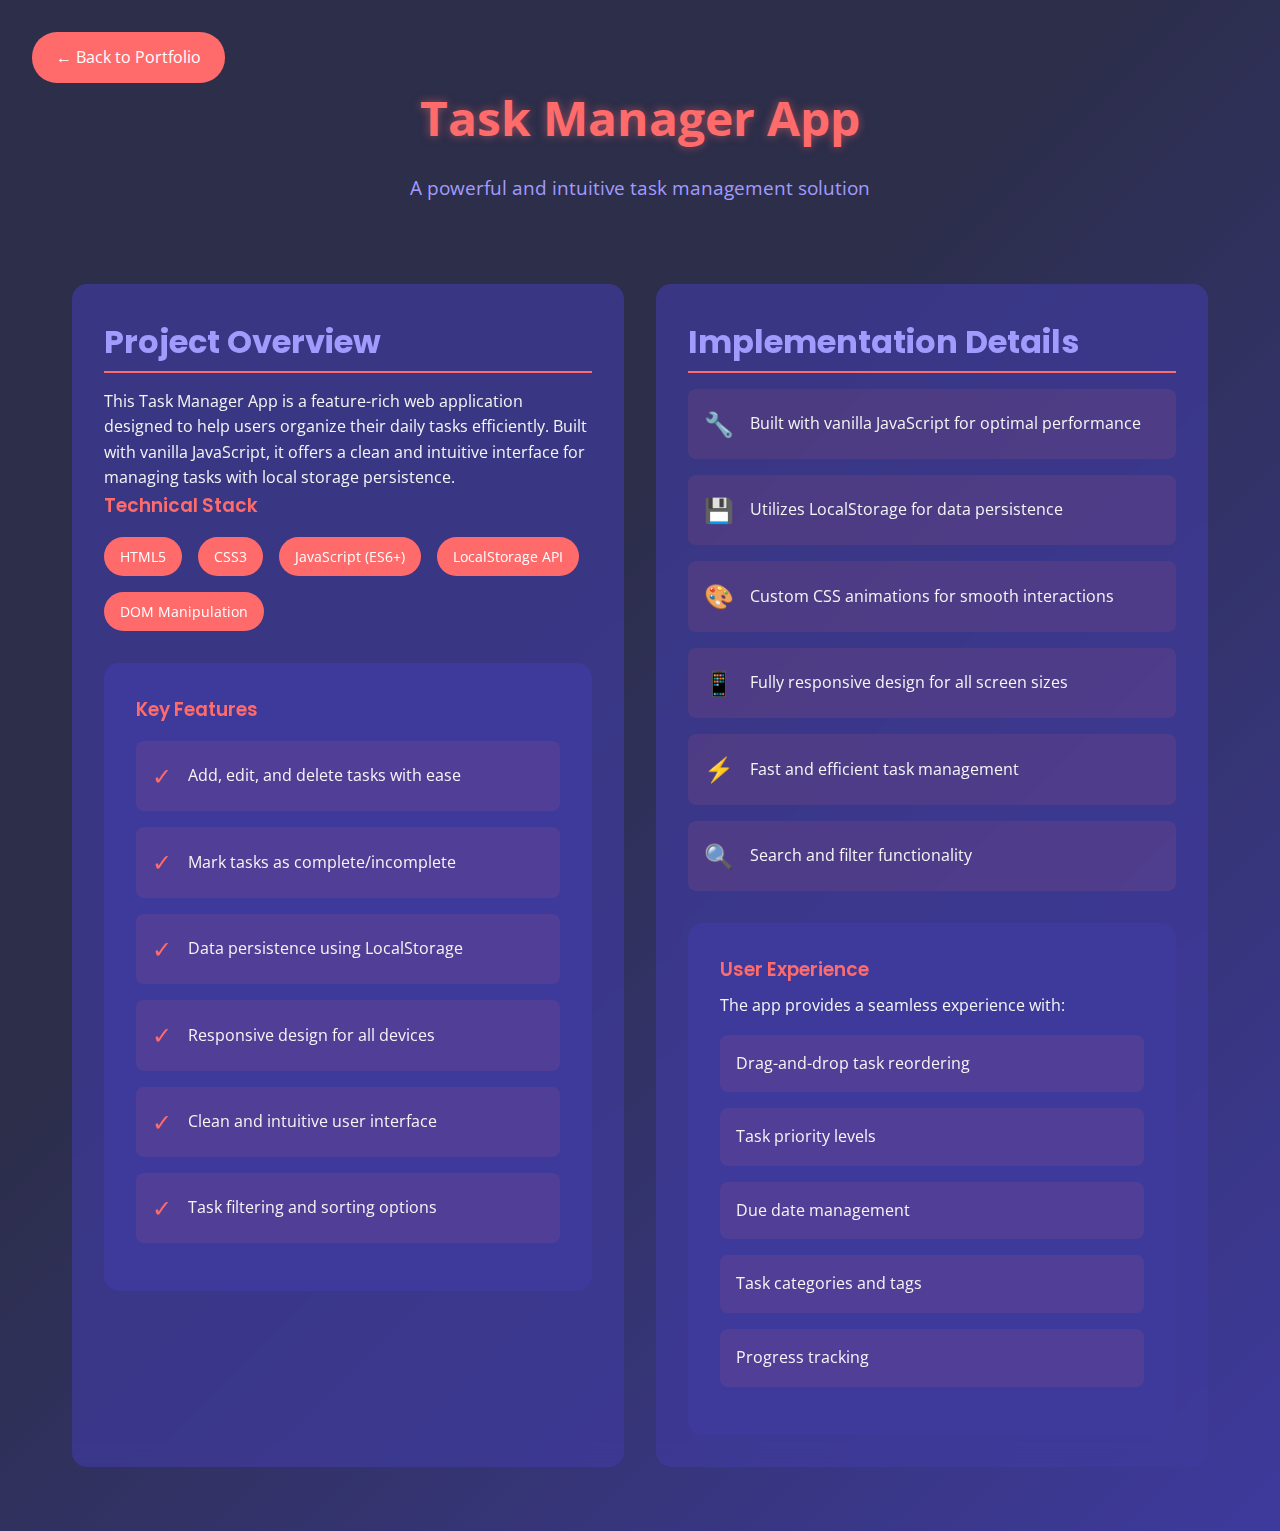
<file: task-manager-project.html>
<!DOCTYPE html>
<html lang="en">
<head>
    <meta charset="UTF-8">
    <meta name="viewport" content="width=device-width, initial-scale=1.0">
    <title>Task Manager App Project</title>
    <link href="https://fonts.googleapis.com/css2?family=Open+Sans&family=Poppins:wght@600;700&display=swap" rel="stylesheet">
    <link rel="stylesheet" href="styles.css">
    <style>
        .project-detail {
            min-height: 100vh;
            background: linear-gradient(135deg, #2C2E4A 40%, #3E3A9D 100%);
            padding: 2rem;
            animation: fadeIn 1s ease-in;
        }

        .project-header {
            text-align: center;
            padding: 3rem 0;
            position: relative;
        }

        .project-title {
            font-size: 3rem;
            color: #FF6B6B;
            margin-bottom: 1rem;
            text-shadow: 0 0 10px rgba(255, 107, 107, 0.5);
            animation: slideDown 1s ease-out;
        }

        .project-subtitle {
            color: #A29BFE;
            font-size: 1.2rem;
            animation: slideUp 1s ease-out;
        }

        .project-content {
            max-width: 1200px;
            margin: 0 auto;
            display: grid;
            grid-template-columns: 1fr 1fr;
            gap: 2rem;
            padding: 2rem;
        }

        .project-info {
            background: rgba(62, 58, 157, 0.7);
            padding: 2rem;
            border-radius: 15px;
            backdrop-filter: blur(10px);
            animation: slideInLeft 1s ease-out;
        }

        .project-features {
            background: rgba(62, 58, 157, 0.7);
            padding: 2rem;
            border-radius: 15px;
            backdrop-filter: blur(10px);
            animation: slideInRight 1s ease-out;
        }

        .feature-list {
            list-style: none;
            padding: 0;
        }

        .feature-list li {
            margin: 1rem 0;
            padding: 1rem;
            background: rgba(255, 107, 107, 0.1);
            border-radius: 8px;
            transition: transform 0.3s ease;
            display: flex;
            align-items: center;
            gap: 1rem;
        }

        .feature-list li:hover {
            transform: translateX(10px);
            background: rgba(255, 107, 107, 0.2);
        }

        .feature-icon {
            font-size: 1.5rem;
            color: #FF6B6B;
        }

        .tech-stack {
            display: flex;
            flex-wrap: wrap;
            gap: 1rem;
            margin-top: 1rem;
        }

        .tech-item {
            background: #FF6B6B;
            color: white;
            padding: 0.5rem 1rem;
            border-radius: 20px;
            font-size: 0.9rem;
            animation: fadeIn 0.5s ease-in;
        }

        .back-button {
            position: fixed;
            top: 2rem;
            left: 2rem;
            background: #FF6B6B;
            color: white;
            padding: 0.8rem 1.5rem;
            border-radius: 25px;
            text-decoration: none;
            transition: transform 0.3s ease;
            z-index: 1000;
        }

        .back-button:hover {
            transform: scale(1.1);
        }

        .demo-section {
            background: rgba(62, 58, 157, 0.7);
            padding: 2rem;
            border-radius: 15px;
            backdrop-filter: blur(10px);
            margin-top: 2rem;
            animation: slideUp 1s ease-out;
        }

        .demo-image {
            width: 100%;
            max-width: 600px;
            border-radius: 10px;
            margin: 1rem auto;
            display: block;
            box-shadow: 0 5px 15px rgba(0,0,0,0.3);
            transition: transform 0.3s ease;
        }

        .demo-image:hover {
            transform: scale(1.02);
        }

        @keyframes fadeIn {
            from { opacity: 0; }
            to { opacity: 1; }
        }

        @keyframes slideDown {
            from { transform: translateY(-50px); opacity: 0; }
            to { transform: translateY(0); opacity: 1; }
        }

        @keyframes slideUp {
            from { transform: translateY(50px); opacity: 0; }
            to { transform: translateY(0); opacity: 1; }
        }

        @keyframes slideInLeft {
            from { transform: translateX(-100px); opacity: 0; }
            to { transform: translateX(0); opacity: 1; }
        }

        @keyframes slideInRight {
            from { transform: translateX(100px); opacity: 0; }
            to { transform: translateX(0); opacity: 1; }
        }

        @media (max-width: 768px) {
            .project-content {
                grid-template-columns: 1fr;
            }
        }
    </style>
</head>
<body>
    <a href="index.html" class="back-button">← Back to Portfolio</a>
    
    <div class="project-detail">
        <div class="project-header">
            <h1 class="project-title">Task Manager App</h1>
            <p class="project-subtitle">A powerful and intuitive task management solution</p>
        </div>

        <div class="project-content">
            <div class="project-info">
                <h2>Project Overview</h2>
                <p>This Task Manager App is a feature-rich web application designed to help users organize their daily tasks efficiently. Built with vanilla JavaScript, it offers a clean and intuitive interface for managing tasks with local storage persistence.</p>
                
                <h3>Technical Stack</h3>
                <div class="tech-stack">
                    <span class="tech-item">HTML5</span>
                    <span class="tech-item">CSS3</span>
                    <span class="tech-item">JavaScript (ES6+)</span>
                    <span class="tech-item">LocalStorage API</span>
                    <span class="tech-item">DOM Manipulation</span>
                </div>

                <div class="demo-section">
                    <h3>Key Features</h3>
                    <ul class="feature-list">
                        <li>
                            <span class="feature-icon">✓</span>
                            <span>Add, edit, and delete tasks with ease</span>
                        </li>
                        <li>
                            <span class="feature-icon">✓</span>
                            <span>Mark tasks as complete/incomplete</span>
                        </li>
                        <li>
                            <span class="feature-icon">✓</span>
                            <span>Data persistence using LocalStorage</span>
                        </li>
                        <li>
                            <span class="feature-icon">✓</span>
                            <span>Responsive design for all devices</span>
                        </li>
                        <li>
                            <span class="feature-icon">✓</span>
                            <span>Clean and intuitive user interface</span>
                        </li>
                        <li>
                            <span class="feature-icon">✓</span>
                            <span>Task filtering and sorting options</span>
                        </li>
                    </ul>
                </div>
            </div>

            <div class="project-features">
                <h2>Implementation Details</h2>
                <ul class="feature-list">
                    <li>
                        <span class="feature-icon">🔧</span>
                        <span>Built with vanilla JavaScript for optimal performance</span>
                    </li>
                    <li>
                        <span class="feature-icon">💾</span>
                        <span>Utilizes LocalStorage for data persistence</span>
                    </li>
                    <li>
                        <span class="feature-icon">🎨</span>
                        <span>Custom CSS animations for smooth interactions</span>
                    </li>
                    <li>
                        <span class="feature-icon">📱</span>
                        <span>Fully responsive design for all screen sizes</span>
                    </li>
                    <li>
                        <span class="feature-icon">⚡</span>
                        <span>Fast and efficient task management</span>
                    </li>
                    <li>
                        <span class="feature-icon">🔍</span>
                        <span>Search and filter functionality</span>
                    </li>
                </ul>

                <div class="demo-section">
                    <h3>User Experience</h3>
                    <p>The app provides a seamless experience with:</p>
                    <ul class="feature-list">
                        <li>Drag-and-drop task reordering</li>
                        <li>Task priority levels</li>
                        <li>Due date management</li>
                        <li>Task categories and tags</li>
                        <li>Progress tracking</li>
                    </ul>
                </div>
            </div>
        </div>
    </div>
</body>
</html>
</file>
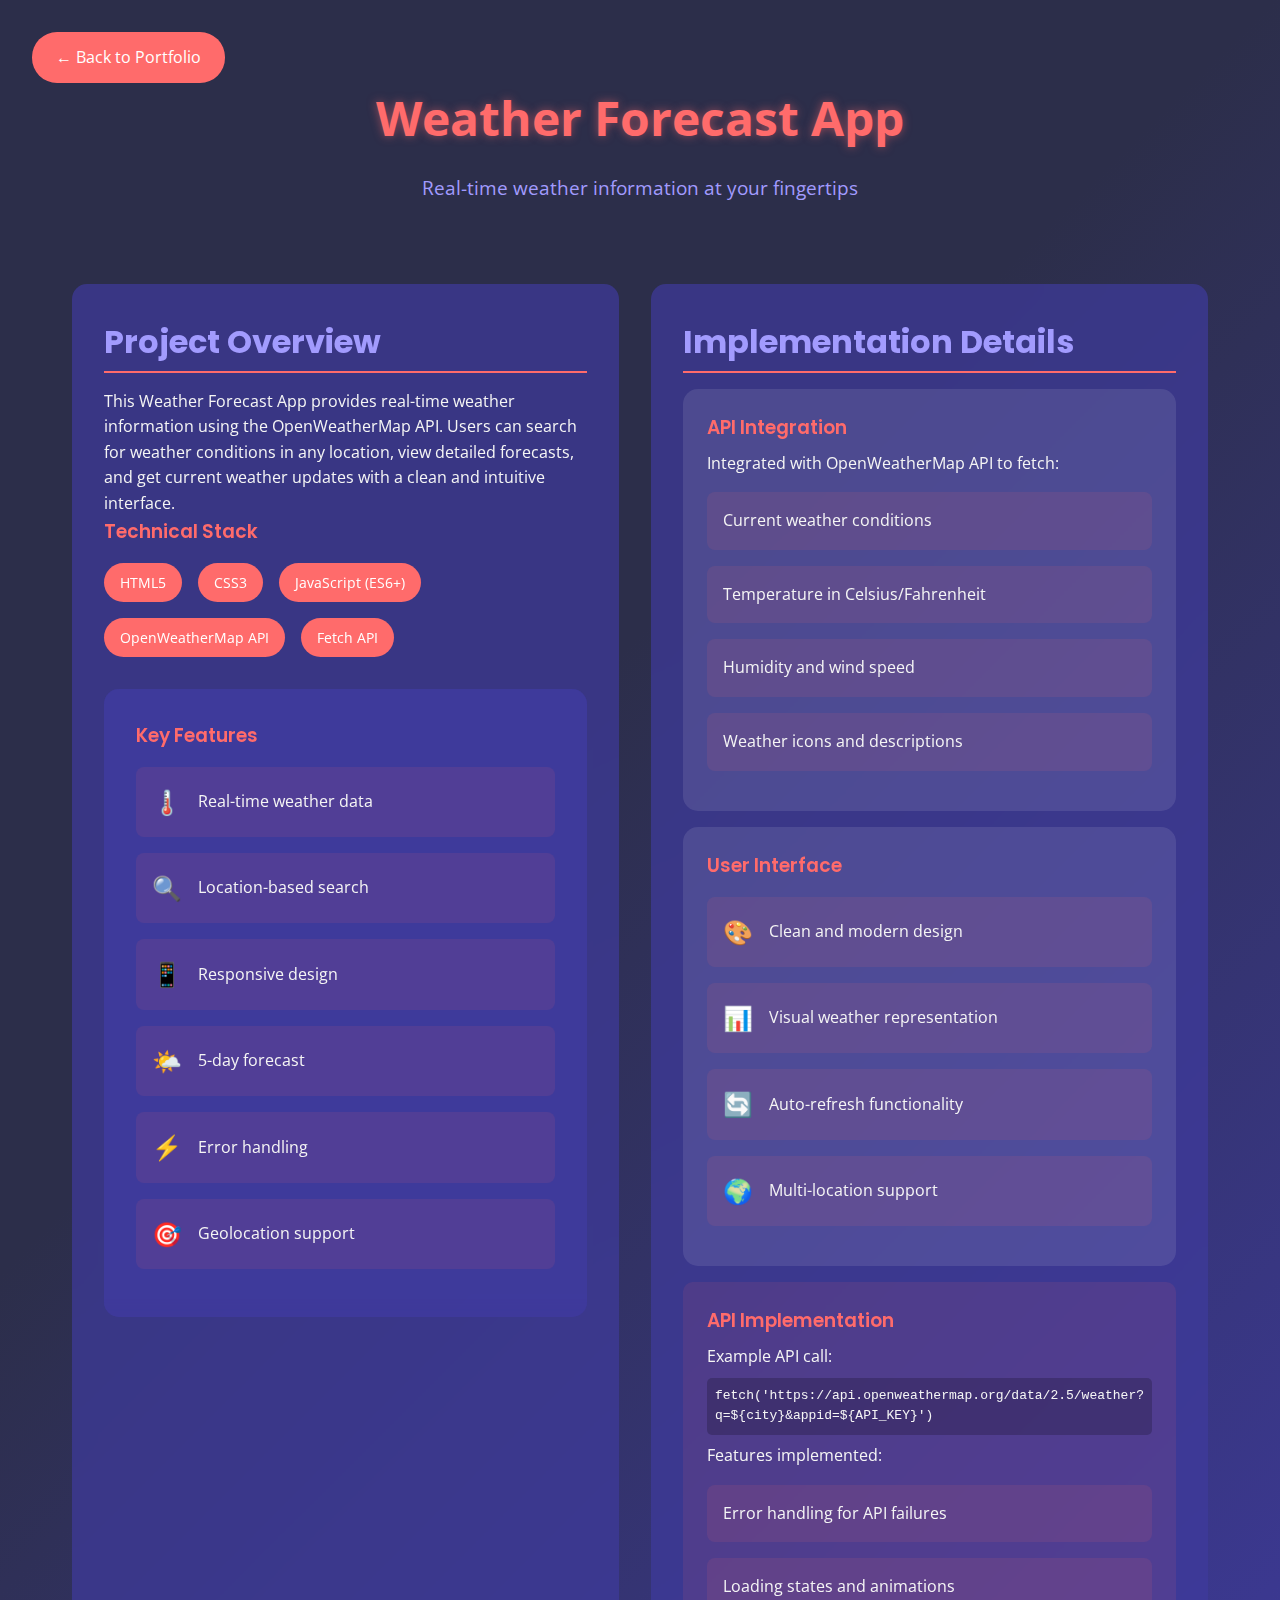
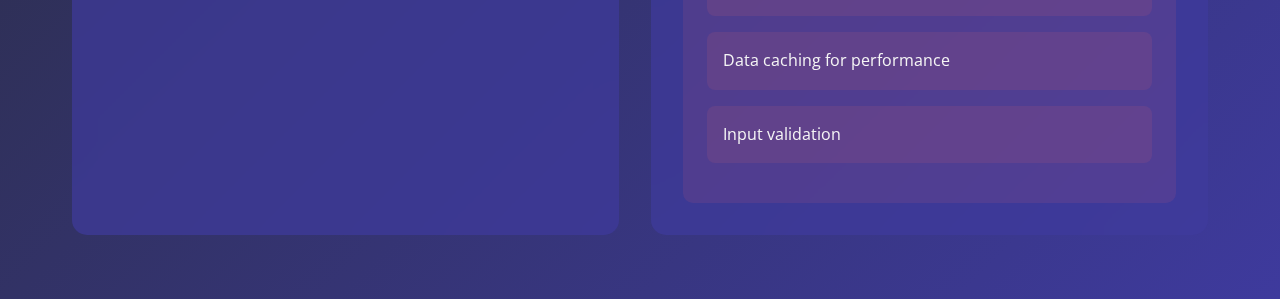
<file: weather-app-project.html>
<!DOCTYPE html>
<html lang="en">
<head>
    <meta charset="UTF-8">
    <meta name="viewport" content="width=device-width, initial-scale=1.0">
    <title>Weather Forecast App Project</title>
    <link href="https://fonts.googleapis.com/css2?family=Open+Sans&family=Poppins:wght@600;700&display=swap" rel="stylesheet">
    <link rel="stylesheet" href="styles.css">
    <style>
        .project-detail {
            min-height: 100vh;
            background: linear-gradient(135deg, #2C2E4A 40%, #3E3A9D 100%);
            padding: 2rem;
            animation: fadeIn 1s ease-in;
        }

        .project-header {
            text-align: center;
            padding: 3rem 0;
            position: relative;
        }

        .project-title {
            font-size: 3rem;
            color: #FF6B6B;
            margin-bottom: 1rem;
            text-shadow: 0 0 10px rgba(255, 107, 107, 0.5);
            animation: slideDown 1s ease-out;
        }

        .project-subtitle {
            color: #A29BFE;
            font-size: 1.2rem;
            animation: slideUp 1s ease-out;
        }

        .project-content {
            max-width: 1200px;
            margin: 0 auto;
            display: grid;
            grid-template-columns: 1fr 1fr;
            gap: 2rem;
            padding: 2rem;
        }

        .project-info {
            background: rgba(62, 58, 157, 0.7);
            padding: 2rem;
            border-radius: 15px;
            backdrop-filter: blur(10px);
            animation: slideInLeft 1s ease-out;
        }

        .project-features {
            background: rgba(62, 58, 157, 0.7);
            padding: 2rem;
            border-radius: 15px;
            backdrop-filter: blur(10px);
            animation: slideInRight 1s ease-out;
        }

        .feature-list {
            list-style: none;
            padding: 0;
        }

        .feature-list li {
            margin: 1rem 0;
            padding: 1rem;
            background: rgba(255, 107, 107, 0.1);
            border-radius: 8px;
            transition: transform 0.3s ease;
            display: flex;
            align-items: center;
            gap: 1rem;
        }

        .feature-list li:hover {
            transform: translateX(10px);
            background: rgba(255, 107, 107, 0.2);
        }

        .feature-icon {
            font-size: 1.5rem;
            color: #FF6B6B;
        }

        .tech-stack {
            display: flex;
            flex-wrap: wrap;
            gap: 1rem;
            margin-top: 1rem;
        }

        .tech-item {
            background: #FF6B6B;
            color: white;
            padding: 0.5rem 1rem;
            border-radius: 20px;
            font-size: 0.9rem;
            animation: fadeIn 0.5s ease-in;
        }

        .back-button {
            position: fixed;
            top: 2rem;
            left: 2rem;
            background: #FF6B6B;
            color: white;
            padding: 0.8rem 1.5rem;
            border-radius: 25px;
            text-decoration: none;
            transition: transform 0.3s ease;
            z-index: 1000;
        }

        .back-button:hover {
            transform: scale(1.1);
        }

        .demo-section {
            background: rgba(62, 58, 157, 0.7);
            padding: 2rem;
            border-radius: 15px;
            backdrop-filter: blur(10px);
            margin-top: 2rem;
            animation: slideUp 1s ease-out;
        }

        .weather-card {
            background: rgba(255, 255, 255, 0.1);
            border-radius: 15px;
            padding: 1.5rem;
            margin: 1rem 0;
            transition: transform 0.3s ease;
        }

        .weather-card:hover {
            transform: translateY(-5px);
            background: rgba(255, 255, 255, 0.15);
        }

        .api-section {
            background: rgba(255, 107, 107, 0.1);
            padding: 1.5rem;
            border-radius: 10px;
            margin-top: 1rem;
        }

        .api-section code {
            background: rgba(0, 0, 0, 0.2);
            padding: 0.5rem;
            border-radius: 5px;
            font-family: monospace;
            display: block;
            margin: 0.5rem 0;
        }

        @keyframes fadeIn {
            from { opacity: 0; }
            to { opacity: 1; }
        }

        @keyframes slideDown {
            from { transform: translateY(-50px); opacity: 0; }
            to { transform: translateY(0); opacity: 1; }
        }

        @keyframes slideUp {
            from { transform: translateY(50px); opacity: 0; }
            to { transform: translateY(0); opacity: 1; }
        }

        @keyframes slideInLeft {
            from { transform: translateX(-100px); opacity: 0; }
            to { transform: translateX(0); opacity: 1; }
        }

        @keyframes slideInRight {
            from { transform: translateX(100px); opacity: 0; }
            to { transform: translateX(0); opacity: 1; }
        }

        @media (max-width: 768px) {
            .project-content {
                grid-template-columns: 1fr;
            }
        }
    </style>
</head>
<body>
    <a href="index.html" class="back-button">← Back to Portfolio</a>
    
    <div class="project-detail">
        <div class="project-header">
            <h1 class="project-title">Weather Forecast App</h1>
            <p class="project-subtitle">Real-time weather information at your fingertips</p>
        </div>

        <div class="project-content">
            <div class="project-info">
                <h2>Project Overview</h2>
                <p>This Weather Forecast App provides real-time weather information using the OpenWeatherMap API. Users can search for weather conditions in any location, view detailed forecasts, and get current weather updates with a clean and intuitive interface.</p>
                
                <h3>Technical Stack</h3>
                <div class="tech-stack">
                    <span class="tech-item">HTML5</span>
                    <span class="tech-item">CSS3</span>
                    <span class="tech-item">JavaScript (ES6+)</span>
                    <span class="tech-item">OpenWeatherMap API</span>
                    <span class="tech-item">Fetch API</span>
                </div>

                <div class="demo-section">
                    <h3>Key Features</h3>
                    <ul class="feature-list">
                        <li>
                            <span class="feature-icon">🌡️</span>
                            <span>Real-time weather data</span>
                        </li>
                        <li>
                            <span class="feature-icon">🔍</span>
                            <span>Location-based search</span>
                        </li>
                        <li>
                            <span class="feature-icon">📱</span>
                            <span>Responsive design</span>
                        </li>
                        <li>
                            <span class="feature-icon">🌤️</span>
                            <span>5-day forecast</span>
                        </li>
                        <li>
                            <span class="feature-icon">⚡</span>
                            <span>Error handling</span>
                        </li>
                        <li>
                            <span class="feature-icon">🎯</span>
                            <span>Geolocation support</span>
                        </li>
                    </ul>
                </div>
            </div>

            <div class="project-features">
                <h2>Implementation Details</h2>
                <div class="weather-card">
                    <h3>API Integration</h3>
                    <p>Integrated with OpenWeatherMap API to fetch:</p>
                    <ul class="feature-list">
                        <li>Current weather conditions</li>
                        <li>Temperature in Celsius/Fahrenheit</li>
                        <li>Humidity and wind speed</li>
                        <li>Weather icons and descriptions</li>
                    </ul>
                </div>

                <div class="weather-card">
                    <h3>User Interface</h3>
                    <ul class="feature-list">
                        <li>
                            <span class="feature-icon">🎨</span>
                            <span>Clean and modern design</span>
                        </li>
                        <li>
                            <span class="feature-icon">📊</span>
                            <span>Visual weather representation</span>
                        </li>
                        <li>
                            <span class="feature-icon">🔄</span>
                            <span>Auto-refresh functionality</span>
                        </li>
                        <li>
                            <span class="feature-icon">🌍</span>
                            <span>Multi-location support</span>
                        </li>
                    </ul>
                </div>

                <div class="api-section">
                    <h3>API Implementation</h3>
                    <p>Example API call:</p>
                    <code>fetch('https://api.openweathermap.org/data/2.5/weather?q=${city}&appid=${API_KEY}')</code>
                    <p>Features implemented:</p>
                    <ul class="feature-list">
                        <li>Error handling for API failures</li>
                        <li>Loading states and animations</li>
                        <li>Data caching for performance</li>
                        <li>Input validation</li>
                    </ul>
                </div>
            </div>
        </div>
    </div>
</body>
</html>
</file>
<file: styles.css>
/* Fonts & Resets */
* {
    box-sizing: border-box;
    margin: 0;
    padding: 0;
  }
  
  body {
    font-family: 'Open Sans', sans-serif;
    background-color: #2C2E4A; /* Midnight Purple */
    color: #F5F5F5; /* Off-White */
    line-height: 1.6;
    scroll-behavior: smooth;
  }
  
  a {
    color: #FF6B6B; /* Neon Coral */
    text-decoration: none;
  }
  
  a:hover {
    text-decoration: underline;
  }
  
  /* Navbar */
  header {
    position: sticky;
    top: 0;
    background-color: #2C2E4A;
    box-shadow: 0 2px 10px rgba(0,0,0,0.5);
    z-index: 1000;
  }
  
  .navbar {
    max-width: 1100px;
    margin: auto;
    padding: 1rem 2rem;
    display: flex;
    justify-content: space-between;
    align-items: center;
  }
  
  .logo {
    font-family: 'Poppins', sans-serif;
    font-weight: 700;
    font-size: 1.5rem;
    color: #A29BFE; /* Soft Lavender */
    cursor: default;
  }
  
  .nav-links {
    list-style: none;
    display: flex;
    gap: 2rem;
  }
  
  .nav-links li a {
    font-weight: 600;
    padding: 0.25rem 0;
    position: relative;
    transition: color 0.3s ease;
  }
  
  .nav-links li a.active,
  .nav-links li a:hover {
    color: #FF6B6B; /* Neon Coral */
  }
  
  .nav-links li a.active::after,
  .nav-links li a:hover::after {
    content: '';
    position: absolute;
    width: 100%;
    height: 2px;
    background: #FF6B6B;
    bottom: -4px;
    left: 0;
    border-radius: 4px;
  }
  
  /* Hero Section */
  .hero-section {
    min-height: 100vh;
    display: flex;
    align-items: center;
    justify-content: center;
    text-align: center;
    padding: 2rem;
    background: linear-gradient(135deg, #2C2E4A 40%, #3E3A9D 100%);
  }
  
  .profile-pic {
    border-radius: 50%;
    border: 4px solid #FF6B6B;
    width: 300px;
    height: 300px;
    margin-bottom: 1rem;
    box-shadow: 0 0 30px #FF6B6B;
    animation: glowPulse 3s infinite alternate;
  }
  
  @keyframes glowPulse {
    0% { box-shadow: 0 0 15px #FF6B6B; }
    100% { box-shadow: 0 0 30px #A29BFE; }
  }
  
  .glow-text {
    font-family: 'Poppins', sans-serif;
    font-size: 2.5rem;
    color: #F5F5F5;
    text-shadow:
      0 0 5px #FF6B6B,
      0 0 10px #FF6B6B,
      0 0 20px #FF6B6B,
      0 0 40px #A29BFE;
    margin-bottom: 0.5rem;
  }
  
  .tagline {
    font-size: 1.25rem;
    color: #A29BFE;
  }
  
  /* Sections */
  .section {
    max-width: 900px;
    margin: 3rem auto;
    padding: 0 1rem;
  }
  
  /* Headings */
  h2 {
    font-family: 'Poppins', sans-serif;
    font-weight: 700;
    font-size: 2rem;
    margin-bottom: 1rem;
    color: #A29BFE;
    border-bottom: 2px solid #FF6B6B;
    padding-bottom: 0.25rem;
  }
  
  .education-heading {
    margin-top: 2rem; /* or try 3rem if you want more spacing */
  }
  

  h3 {
    font-family: 'Poppins', sans-serif;
    font-weight: 600;
    margin-bottom: 0.5rem;
    color: #FF6B6B;
  }
  
  /* Projects Grid */
  .projects-grid {
    display: grid;
    grid-template-columns: repeat(auto-fit, minmax(280px, 1fr));
    gap: 1.75rem;
  }
  
  .project-card {
    background-color: #3E3A9D; /* Dark lavender */
    border-radius: 8px;
    padding: 1.25rem;
    box-shadow: 0 5px 15px rgba(0,0,0,0.3);
    transition: transform 0.3s ease, box-shadow 0.3s ease;
    cursor: default;
  }
  
  .project-card:hover {
    transform: scale(1.05);
    box-shadow: 0 10px 25px #FF6B6B;
  }
  
  /* Experience */
  .experience-item {
    margin-bottom: 2rem;
    background-color: #3E3A9D;
    padding: 1rem 1.25rem;
    border-radius: 8px;
    box-shadow: 0 3px 12px rgba(0,0,0,0.2);
  }
  
  .experience-item ul {
    list-style: inside disc;
    margin-top: 0.5rem;
  }
  
  /* Skills Grid */
  .skills-grid {
    display: grid;
    grid-template-columns: repeat(auto-fit, minmax(260px, 1fr));
    gap: 2rem;
  }
  
  .skills-grid li {
    white-space: nowrap;
  }
  
  .skills-grid ul {
    list-style: inside circle;
    margin-top: 0.5rem;
  }
  
  /* Contact Section */
  #contact form {
    max-width: 500px;
    margin-bottom: 2rem;
    display: flex;
    flex-direction: column;
    gap: 1rem;
  }
  
  #contact input,
  #contact textarea {
    padding: 0.75rem;
    border: none;
    border-radius: 6px;
    font-size: 1rem;
    font-family: 'Open Sans', sans-serif;
    background-color: #4b49a6;
    color: #F5F5F5;
    resize: vertical;
    box-shadow: inset 0 0 5px #2C2E4A;
    transition: background-color 0.3s ease;
  }
  
  #contact input:focus,
  #contact textarea:focus {
    background-color: #5c5ad3;
    outline: none;
  }
  
  #contact button {
    background-color: #FF6B6B;
    border: none;
    padding: 0.85rem;
    font-weight: 700;
    font-family: 'Poppins', sans-serif;
    font-size: 1.1rem;
    border-radius: 6px;
    cursor: pointer;
    color: #F5F5F5;
    box-shadow: 0 0 10px #FF6B6B;
    transition: background-color 0.3s ease;
  }
  
  #contact button:hover {
    background-color: #e04e4e;
  }
  
  #formMessage {
    min-height: 1.5rem;
    font-weight: 600;
  }
  
  /* Contact Info */
  .contact-info p {
    margin-bottom: 0.5rem;
  }
  
  .contact-info a {
    font-weight: 600;
  }
  
  /* Footer */
  footer {
    text-align: center;
    padding: 2rem 1rem;
    background-color: #2C2E4A;
    font-size: 0.9rem;
    color: #8892B0;
    border-top: 1px solid #3E3A9D;
  }
</file>
